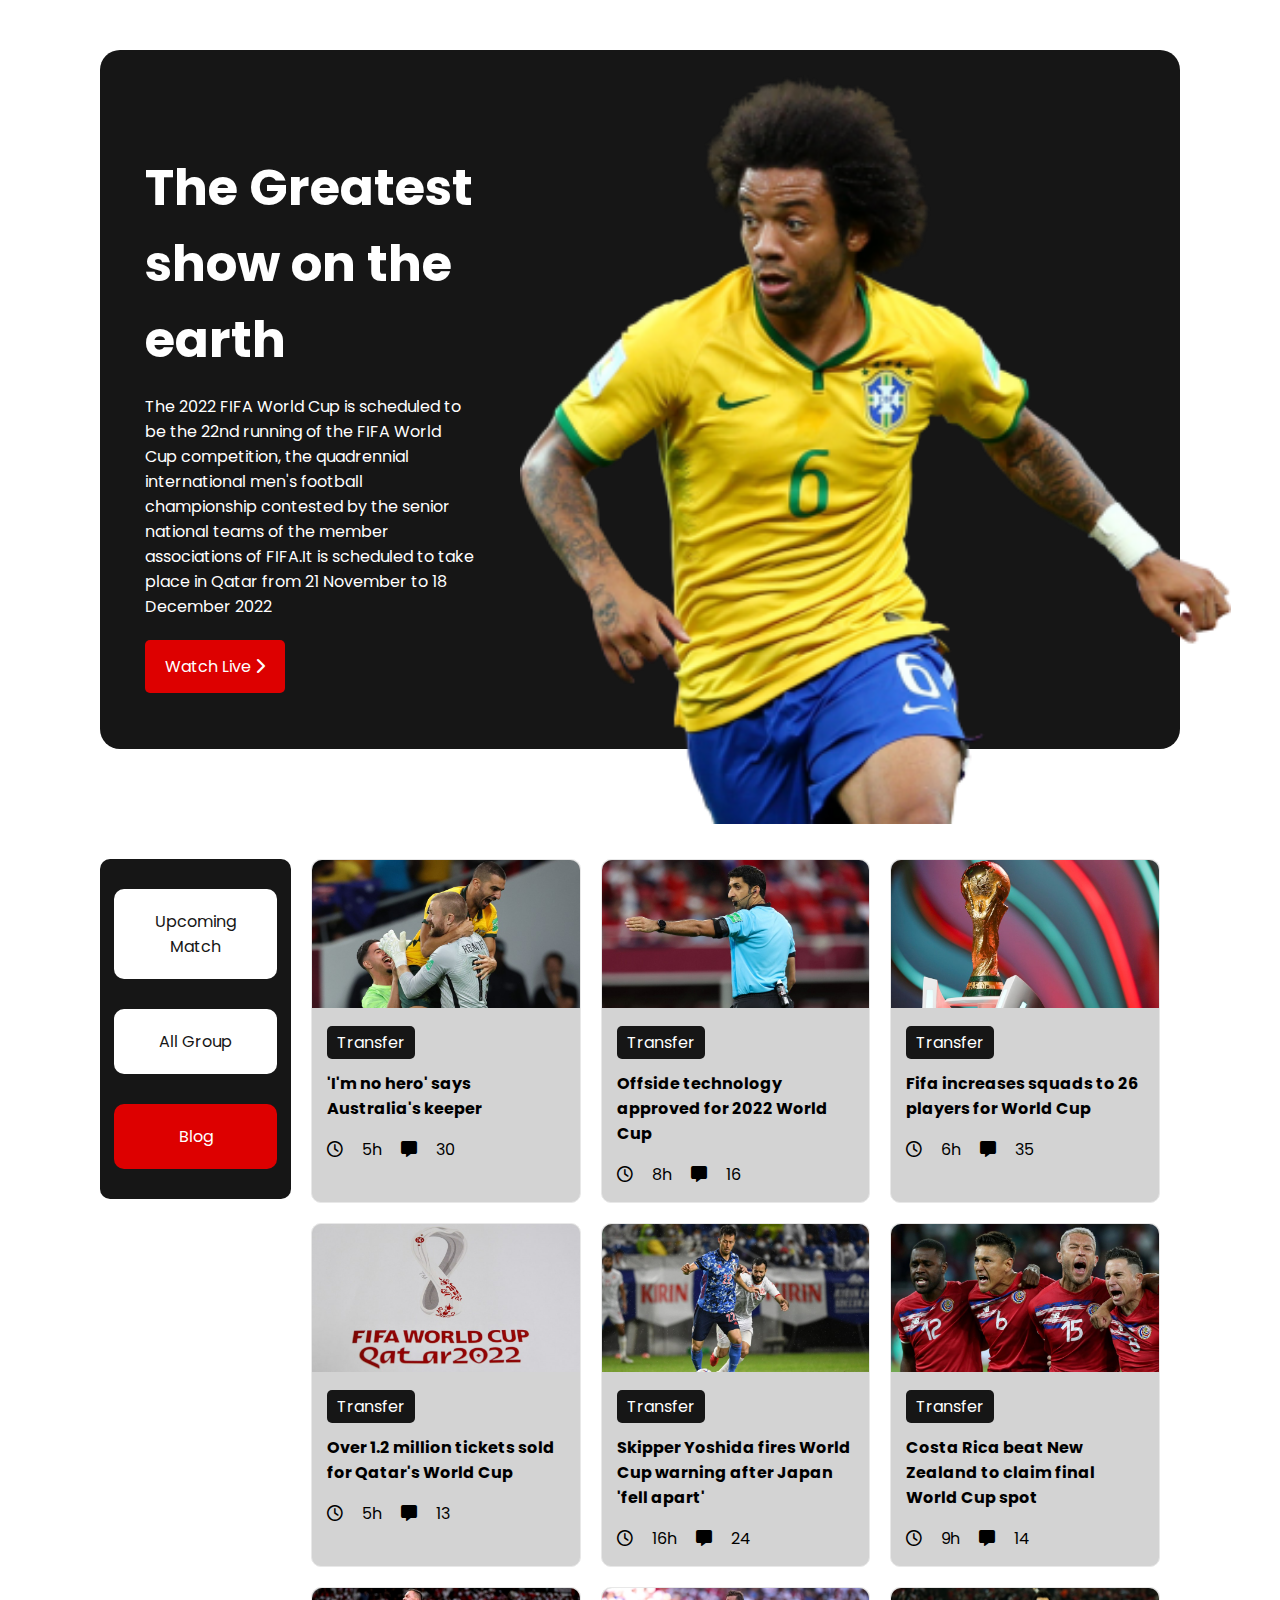
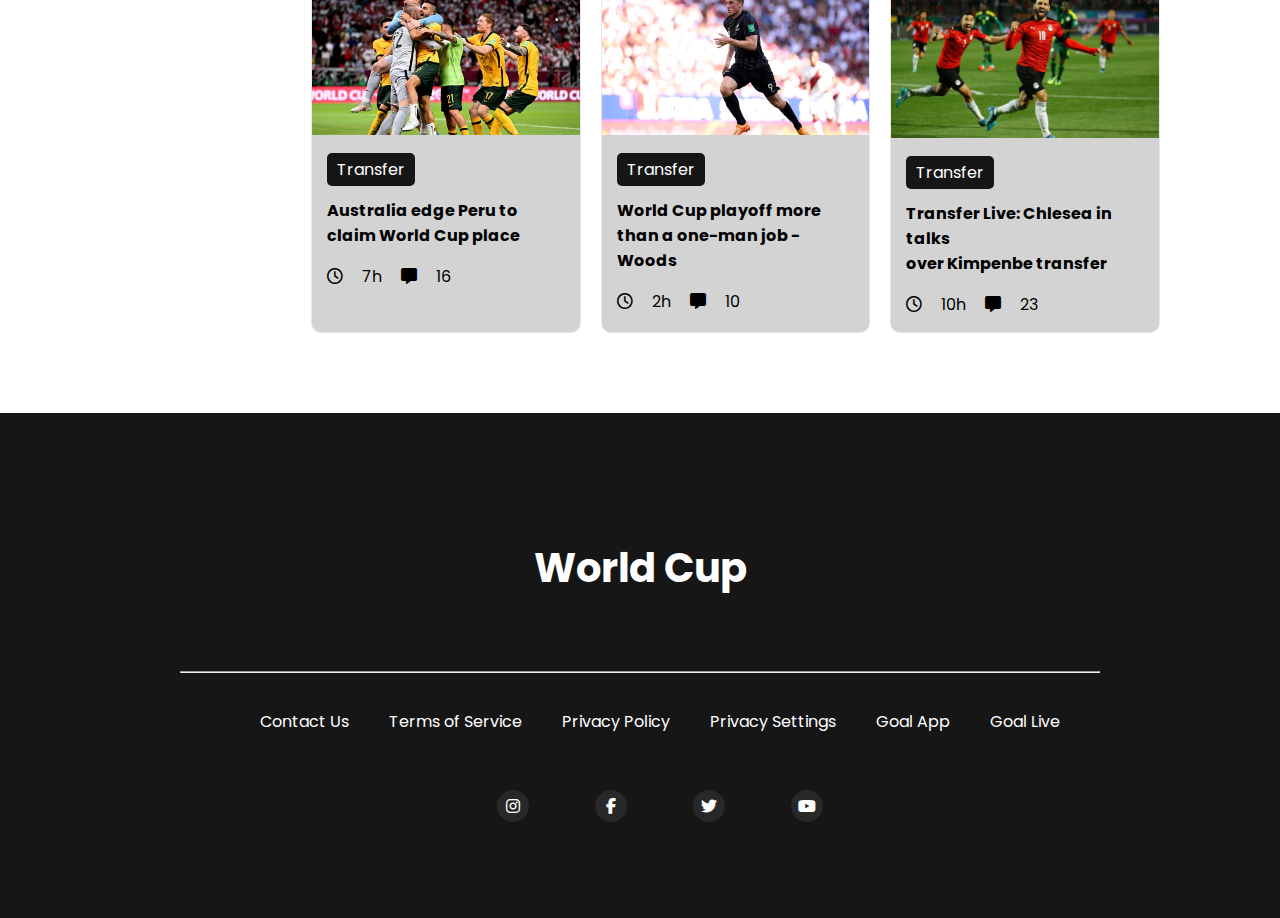
<file: index.html>
<!DOCTYPE html>
<html>
	<head>
		<meta charset="utf-8">
		<meta name="viewport" content="width=device-width, initial-scale=1">
		<title>World Cup</title>
		<link rel="shortcut icon" href="images/worldcup.png">
		<link rel="stylesheet" href="https://cdnjs.cloudflare.com/ajax/libs/font-awesome/6.1.1/css/all.min.css">
		<link rel="stylesheet" href="css/style.css">
	</head>
	<body>
		<main>
			<section class="section1">
				<div class="container">
					<div class="show">
						<div class="show-element">
							<div class="show-heading">
								<h1>The Greatest<br>show on the<br>earth</h1>
							</div>
							<div class="show-details">
								<p id="showp">The 2022 FIFA World Cup is scheduled to be the 22nd running of the FIFA World Cup competition, the quadrennial international men's football championship contested by the senior national teams of the member associations of FIFA.It is scheduled to take place in Qatar from 21 November to 18 December 2022</p>

							</div>
							<div class="watch">
								<a href="">Watch Live <i class="fa-solid fa-chevron-right"></i></a>
							</div>
							
						</div>
						<div class="show-img">
							<img src="images/BannerImage.png">
						</div>
					</div>
				</div>
			</section>
			<section class="section2">
				<div class="container">
					<div class="blog">
						<div class="sidebar" id="sidebar">
							<div class="sidebar-btn">
								
								<a href="upcoming-match.html">Upcoming Match</a>
								<a href="allgroup.html">All Group</a>
								
								
								<a class="current" href="">Blog</a>
								
								
								
							</div>
						</div>
						<div class="sidebar" id="sidebar1">
							<div class="sidebar-btn">
								
								<a href="upcoming-match.html">Upcoming Match</a>
								<a href="allgroup.html">All Group</a>
								
								
								<a class="current" href="">Blog</a>
								
								
								
							</div>
						</div>
						<div class="blog-details">
							<div class="blog-elements">
								<div class="blog-elements-img">
									<img src="images/blog6.jpg">
								</div>
								<div class="blog-elements-details">
									<a href="">Transfer</a>
									<p>'I'm no hero' says Australia's keeper</p>
									<div class="blog-accessories">
										<i class="fa-regular fa-clock"></i>
										<span>5h</span>
										<i class="fa-solid fa-message"></i>
										<span>30</span>
									</div>
								</div>
							</div>
							<div class="blog-elements">
								<div class="blog-elements-img">
									<img src="images/blog1.jpg">
								</div>
								<div class="blog-elements-details">
									<a href="">Transfer</a>
									<p>Offside technology approved for 2022 World Cup</p>
									<div class="blog-accessories">
										<i class="fa-regular fa-clock"></i>
										<span>8h</span>
										<i class="fa-solid fa-message"></i>
										<span>16</span>
									</div>
								</div>
							</div>
							<div class="blog-elements">
								<div class="blog-elements-img">
									<img src="images/blog2.jpg">
								</div>
								<div class="blog-elements-details">
									<a href="">Transfer</a>
									<p>Fifa increases squads to 26 players for World Cup</p>
									<div class="blog-accessories">
										<i class="fa-regular fa-clock"></i>
										<span>6h</span>
										<i class="fa-solid fa-message"></i>
										<span>35</span>
									</div>
								</div>
							</div>
							<div class="blog-elements">
								<div class="blog-elements-img">
									<img src="images/blog3.jpg">
								</div>
								<div class="blog-elements-details">
									<a href="">Transfer</a>
									<p>Over 1.2 million tickets sold for Qatar's World Cup</p>
									<div class="blog-accessories">
										<i class="fa-regular fa-clock"></i>
										<span>5h</span>
										<i class="fa-solid fa-message"></i>
										<span>13</span>
									</div>
								</div>
							</div>
							<div class="blog-elements">
								<div class="blog-elements-img">
									<img src="images/blog4.jpg">
								</div>
								<div class="blog-elements-details">
									<a href="">Transfer</a>
									<p>Skipper Yoshida fires World Cup warning after Japan 'fell apart'</p>
									<div class="blog-accessories">
										<i class="fa-regular fa-clock"></i>
										<span>16h</span>
										<i class="fa-solid fa-message"></i>
										<span>24</span>
									</div>
								</div>
							</div>
							<div class="blog-elements">
								<div class="blog-elements-img">
									<img src="images/blog5.jpg">
								</div>
								<div class="blog-elements-details">
									<a href="">Transfer</a>
									<p>Costa Rica beat New Zealand to claim final World Cup spot</p>
									<div class="blog-accessories">
										<i class="fa-regular fa-clock"></i>
										<span>9h</span>
										<i class="fa-solid fa-message"></i>
										<span>14</span>
									</div>
								</div>
							</div>
							<div class="blog-elements">
								<div class="blog-elements-img">
									<img src="images/blog7.jpg">
								</div>
								<div class="blog-elements-details">
									<a href="">Transfer</a>
									<p>Australia edge Peru to claim World Cup place</p>
									<div class="blog-accessories">
										<i class="fa-regular fa-clock"></i>
										<span>7h</span>
										<i class="fa-solid fa-message"></i>
										<span>16</span>
									</div>
								</div>
							</div>
							<div class="blog-elements">
								<div class="blog-elements-img">
									<img src="images/blog8.jpg">
								</div>
								<div class="blog-elements-details">
									<a href="">Transfer</a>
									<p>World Cup playoff more than a one-man job - Woods</p>
									<div class="blog-accessories">
										<i class="fa-regular fa-clock"></i>
										<span>2h</span>
										<i class="fa-solid fa-message"></i>
										<span>10</span>
									</div>
								</div>
							</div>
							<div class="blog-elements">
								<div class="blog-elements-img">
									<img src="images/BlogImage.png">
								</div>
								<div class="blog-elements-details">
									<a href="">Transfer</a>
									<p>Transfer Live: Chlesea in talks <br>
									over Kimpenbe transfer</p>
									<div class="blog-accessories">
										<i class="fa-regular fa-clock"></i>
										<span>10h</span>
										<i class="fa-solid fa-message"></i>
										<span>23</span>
									</div>
								</div>
							</div>
							
						</div>
					</div>

					<div class="view">
						<a href="">View All</a>
					</div>
				</div>
			</section>
			<footer>
				<div class="container">
					<div class="footer-heading">
						<h3>World Cup</h3>
					</div>
					<hr>
					<div class="footer-elements">
						<ul id="footer-ul">
							<li><a href="">Contact Us</a></li>
							<li><a href="">Terms of Service</a></li>
							<li><a href="">Privacy Policy</a></li>
							<li><a href="">Privacy Settings</a></li>
							<li><a href="">Goal App</a></li>
							<li><a href="">Goal Live</a></li>
						</ul>
						<ul id="footer-ul1">
							<li><a href="">Contact Us</a></li>
							<li><a href="">Terms of Service</a></li>
							<li><a href="">Privacy Policy</a></li>
							<li><a href="">Privacy Settings</a></li>
						</ul>
						<ul id="footer-ul2">
							<li><a href="">Goal App</a></li>
							<li><a href="">Goal Live</a></li>
						</ul>
						<div class="social">
							<ul>
								<li>
									<a href="https://www.instagram.com/">
										<i class="fab fa-instagram"></i>
									</a>
								</li>
								<li>
									<a href="https://www.facebook.com/">
										<i class="fa-brands fa-facebook-f"></i>
									</a>
								</li>
								<li>
									<a href="https://twitter.com/">
										<i class="fab fa-twitter"></i>
									</a>
								</li>
								<li>
									<a href="https://www.youtube.com/">
										<i class="fab fa-youtube"></i>
									</a>
								</li>
							</ul>
						</div>
					</div>
				</div>
			</footer>
		</main>
	</body>
</html>
</file>
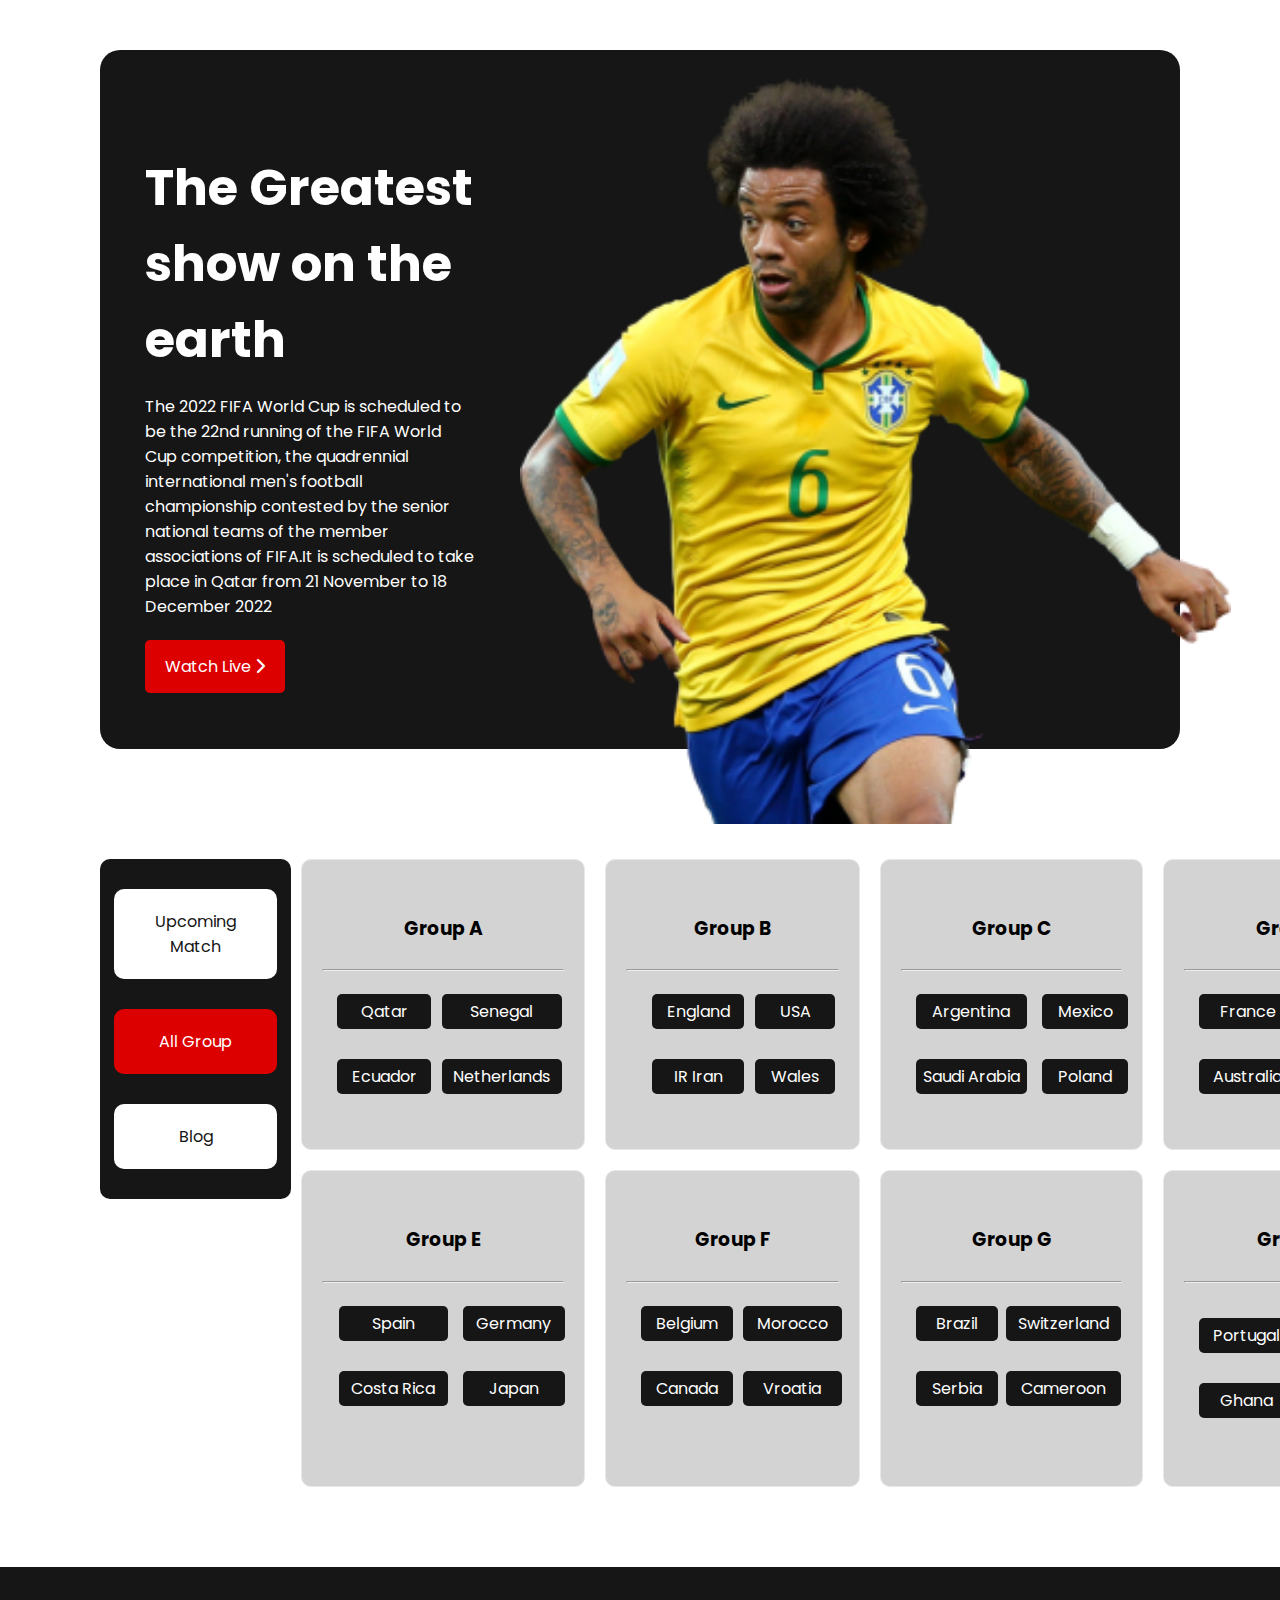
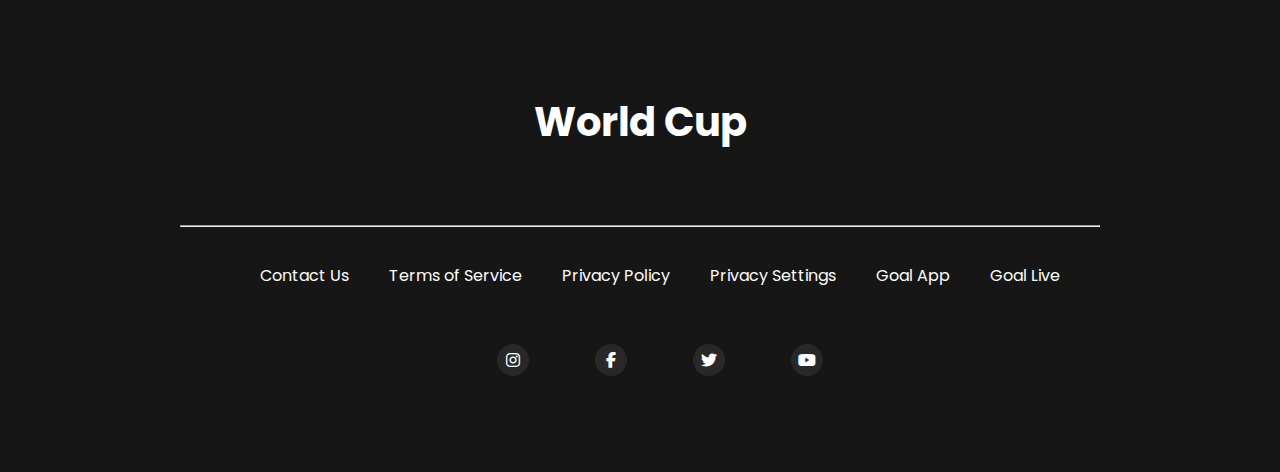
<file: allgroup.html>
<!DOCTYPE html>
<html>
	<head>
		<meta charset="utf-8">
		<meta name="viewport" content="width=device-width, initial-scale=1">
		<title>World Cup</title>
		<link rel="shortcut icon" href="images/worldcup.png">
		<link rel="stylesheet" href="https://cdnjs.cloudflare.com/ajax/libs/font-awesome/6.1.1/css/all.min.css">
		<link rel="stylesheet" href="css/style.css">
	</head>
	<body>
		<main>
			<section class="section1">
				<div class="container">
					<div class="show">
						<div class="show-element">
							<div class="show-heading">
								<h1>The Greatest<br>show on the<br>earth</h1>
							</div>
							<div class="show-details">
								<p id="showp">The 2022 FIFA World Cup is scheduled to be the 22nd running of the FIFA World Cup competition, the quadrennial international men's football championship contested by the senior national teams of the member associations of FIFA.It is scheduled to take place in Qatar from 21 November to 18 December 2022</p>

							</div>
							<div class="watch">
								<a href="">Watch Live <i class="fa-solid fa-chevron-right"></i></a>
							</div>
							
						</div>
						<div class="show-img">
							<img src="images/BannerImage.png">
						</div>
					</div>
				</div>
			</section>
			<section class="section2">
				<div class="container">
					<div class="blog">
						<div class="sidebar" id="sidebar">
							<div class="sidebar-btn">
								
								<a href="upcoming-match.html">Upcoming Match</a>
								<a class="current" href="allgroup.html">All Group</a>
								
								
								<a  href="index.html">Blog</a>
								
								
								
							</div>
						</div>
						<div class="sidebar" id="sidebar1">
							<div class="sidebar-btn">
								
								<a href="upcoming-match.html">Upcoming Match</a>
								<a class="current" href="allgroup.html">All Group</a>
								
								
								<a href="index.html">Blog</a>
								
								
								
							</div>
						</div>
						<div class="group-details">
							<div class="group-elements">
								<div class="group-title">
									<h3>Group A</h3>
								</div>
								<hr>
								<div class="group-names">
									<div class="group-names1">
										<a href="">Qatar</a>
									<a href="">Ecuador</a>
									</div>
									<div class="group-names1">
										<a href="">Senegal</a>
									<a href="">Netherlands</a>
									</div>
									
									
								</div>
							</div>
							<div class="group-elements">
								<div class="group-title">
									<h3>Group B</h3>
								</div>
								<hr>
								<div class="group-names">
									<div class="group-names1">
										<a href="">England</a>
									<a href="">IR Iran</a>
									</div>
									<div class="group-names1">
										<a href="">USA</a>
									<a href="">Wales</a>
									</div>
									
									
								</div>
							</div>
							<div class="group-elements">
								<div class="group-title">
									<h3>Group C</h3>
								</div>
								<hr>
								<div class="group-names">
									<div class="group-names1">
										<a href="">Argentina</a>
									<a href="">Saudi Arabia</a>
									</div>
									<div class="group-names1">
										<a href="">Mexico</a>
									<a href="">Poland</a>
									</div>
									
									
								</div>
							</div>

							<div class="group-elements">
								<div class="group-title">
									<h3>Group D</h3>
								</div>
								<hr>
								<div class="group-names">
									<div class="group-names1">
										<a href="">France</a>
									<a href="">Australia</a>
									</div>
									<div class="group-names1">
										<a href="">Denmark</a>
									<a href="">Tunisia</a>
									</div>
									
									
								</div>
							</div>
							<div class="group-elements">
								<div class="group-title">
									<h3>Group E</h3>
								</div>
								<hr>
								<div class="group-names">
									<div class="group-names1">
										<a href="">Spain</a>
									<a href="">Costa Rica</a>
									</div>
									<div class="group-names1">
										<a href="">Germany</a>
									<a href="">Japan</a>
									</div>
									
									
								</div>
							</div>

							<div class="group-elements">
								<div class="group-title">
									<h3>Group F</h3>
								</div>
								<hr>
								<div class="group-names">
									<div class="group-names1">
										<a href="">Belgium</a>
									<a href="">Canada</a>
									</div>
									<div class="group-names1">
										<a href="">Morocco</a>
									<a href="">Vroatia</a>
									</div>
									
									
								</div>
							</div>
							<div class="group-elements">
								<div class="group-title">
									<h3>Group G</h3>
								</div>
								<hr>
								<div class="group-names">
									<div class="group-names1">
										<a href="">Brazil</a>
									<a href="">Serbia</a>
									</div>
									<div class="group-names1">
										<a href="">Switzerland</a>
									<a href="">Cameroon</a>
									</div>
									
									
								</div>
							</div>
							<div class="group-elements">
								<div class="group-title">
									<h3>Group H</h3>
								</div>
								<hr>
								<div class="group-names">
									<div class="group-names1">
										<a href="">Portugal</a>
									<a href="">Ghana</a>
									</div>
									<div class="group-names1">
										<a href="">Uruguay</a>
									<a href="">korea Republic</a>
									</div>
									
									
								</div>
							</div>
							
							
							
							
						</div>
					</div>

					<div class="view">
						<a href="">View All</a>
					</div>
				</div>
			</section>
			<footer>
				<div class="container">
					<div class="footer-heading">
						<h3>World Cup</h3>
					</div>
					<hr>
					<div class="footer-elements">
						<ul id="footer-ul">
							<li><a href="">Contact Us</a></li>
							<li><a href="">Terms of Service</a></li>
							<li><a href="">Privacy Policy</a></li>
							<li><a href="">Privacy Settings</a></li>
							<li><a href="">Goal App</a></li>
							<li><a href="">Goal Live</a></li>
						</ul>
						<ul id="footer-ul1">
							<li><a href="">Contact Us</a></li>
							<li><a href="">Terms of Service</a></li>
							<li><a href="">Privacy Policy</a></li>
							<li><a href="">Privacy Settings</a></li>
						</ul>
						<ul id="footer-ul2">
							<li><a href="">Goal App</a></li>
							<li><a href="">Goal Live</a></li>
						</ul>
						<div class="social">
							<ul>
								<li>
									<a href="https://www.instagram.com/">
										<i class="fab fa-instagram"></i>
									</a>
								</li>
								<li>
									<a href="https://www.facebook.com/">
										<i class="fa-brands fa-facebook-f"></i>
									</a>
								</li>
								<li>
									<a href="https://twitter.com/">
										<i class="fab fa-twitter"></i>
									</a>
								</li>
								<li>
									<a href="https://www.youtube.com/">
										<i class="fab fa-youtube"></i>
									</a>
								</li>
							</ul>
						</div>
					</div>
				</div>
			</footer>
		</main>
	</body>
</html>
</file>
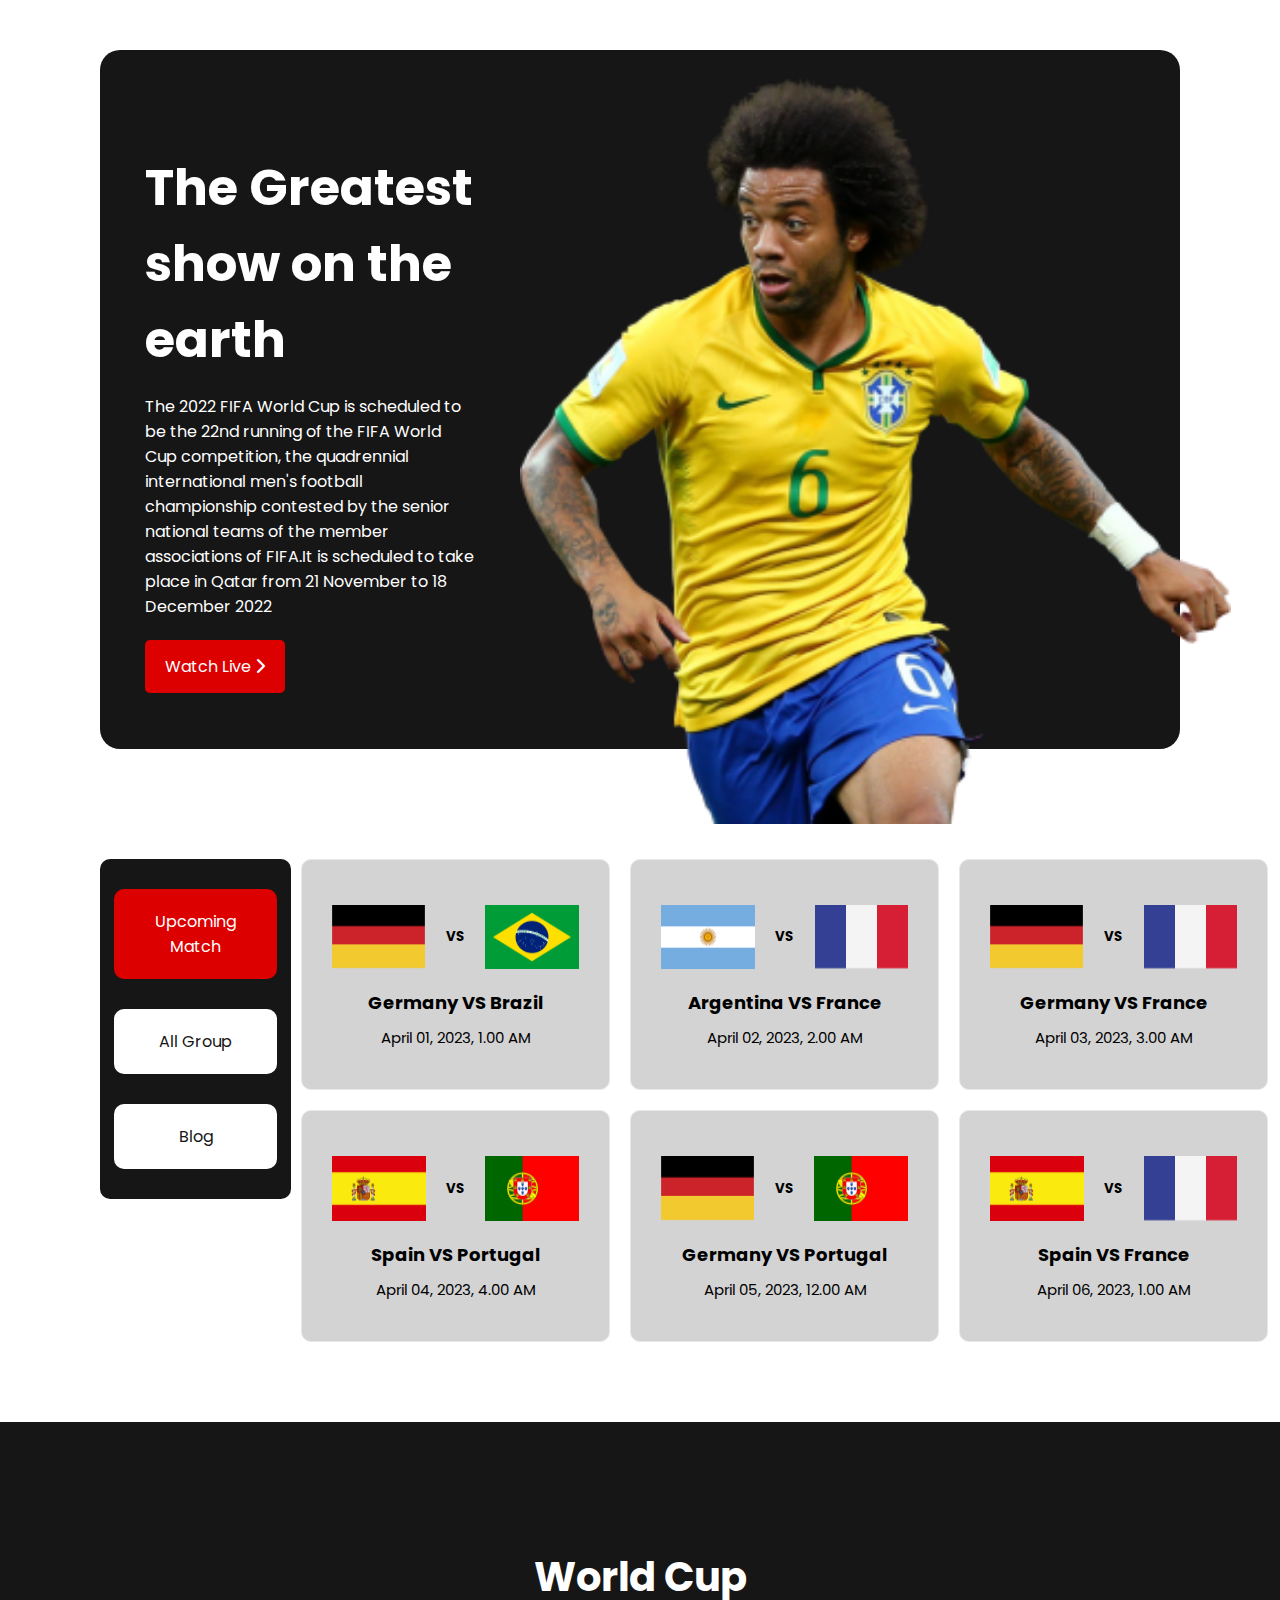
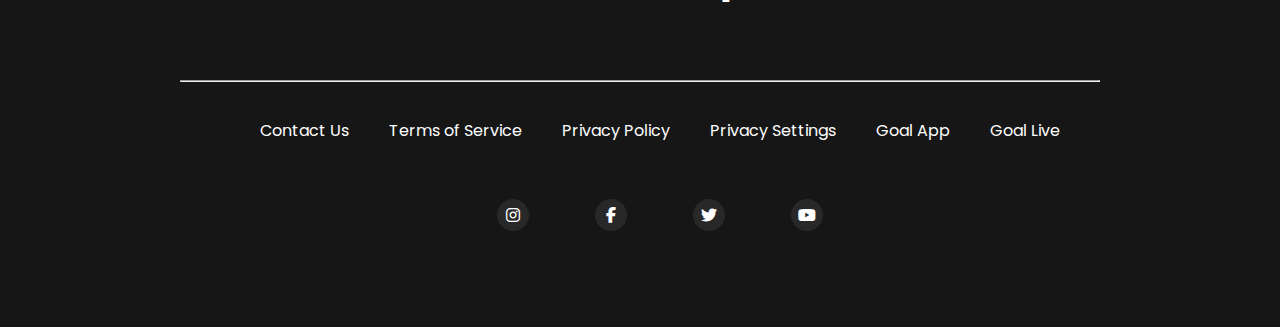
<file: upcoming-match.html>
<!DOCTYPE html>
<html>
<head>
	<meta charset="utf-8">
	<meta name="viewport" content="width=device-width, initial-scale=1">
	<title>Upcoming Match</title>
	<link rel="shortcut icon" href="images/worldcup.png">
	<link rel="stylesheet" href="https://cdnjs.cloudflare.com/ajax/libs/font-awesome/6.1.1/css/all.min.css">
		<link rel="stylesheet" href="css/style.css">
</head>
<body>
		<main>
			<section class="section1">
				<div class="container">
					<div class="show">
						<div class="show-element">
							<div class="show-heading">
								<h1>The Greatest<br>show on the<br>earth</h1>
							</div>
							<div class="show-details">
								<p id="showp">The 2022 FIFA World Cup is scheduled to be the 22nd running of the FIFA World Cup competition, the quadrennial international men's football championship contested by the senior national teams of the member associations of FIFA.It is scheduled to take place in Qatar from 21 November to 18 December 2022</p>
							</div>
							<div class="watch">
								<a href="">Watch Live <i class="fa-solid fa-chevron-right"></i></a>
							</div>
							
						</div>
						<div class="show-img">
							<img src="images/BannerImage.png">
						</div>
					</div>
				</div>
			</section>
			<section class="section2">
				<div class="container">
					<div class="blog">
						<div class="sidebar" id="sidebar">
							<div class="sidebar-btn">
								
								<a class="current" href="upcoming-match.html">Upcoming Match</a>
								<a href="allgroup.html">All Group</a>
								
								
								<a  href="index.html">Blog</a>
								
								
								
							</div>
						</div>
						<div  class="sidebar" id="sidebar1">
							<div class="sidebar-btn">
								<a class="current" href="upcoming-match.html">Upcoming Match</a>
								<a href="allgroup.html">All Group</a>
								
								
								<a  href="index.html">Blog</a>
								
								
								
							</div>
						</div>
						<div class="match-schedule">
							<div class="match-elements">
								<div class="match-flag">
									<img src="images/germany Flag.png">
									<h5>VS</h5>
									<img src="images/Brazil.png">
								</div>

								<div class="match-name">
									<h4>Germany VS Brazil</h4>
								</div>
								<div class="match-time">
									<span>April 01, 2023, 1.00 AM</span>
								</div>
							</div>
							<div class="match-elements">
								<div class="match-flag">
									<img src="images/Argentina.png">
									<h5>VS</h5>
									<img src="images/Flag.png">
								</div>

								<div class="match-name">
									<h4>Argentina VS France</h4>
								</div>
								<div class="match-time">
									<span>April 02, 2023, 2.00 AM</span>
								</div>
							</div>
							<div class="match-elements">
								<div class="match-flag">
									<img src="images/germany Flag.png">
									<h5>VS</h5>
									<img src="images/Flag.png">
								</div>

								<div class="match-name">
									<h4>Germany VS France</h4>
								</div>
								<div class="match-time">
									<span>April 03, 2023, 3.00 AM</span>
								</div>
							</div>
							<div class="match-elements">
								<div class="match-flag">
									<img src="images/Spain.png">
									<h5>VS</h5>
									<img src="images/Portugal.png">
								</div>

								<div class="match-name">
									<h4>Spain VS Portugal</h4>
								</div>
								<div class="match-time">
									<span>April 04, 2023, 4.00 AM</span>
								</div>
							</div>
							<div class="match-elements">
								<div class="match-flag">
									<img src="images/germany Flag.png">
									<h5>VS</h5>
									<img src="images/Portugal.png">
								</div>

								<div class="match-name">
									<h4>Germany VS Portugal</h4>
								</div>
								<div class="match-time">
									<span>April 05, 2023, 12.00 AM</span>
								</div>
							</div>
							<div class="match-elements">
								<div class="match-flag">
									<img src="images/Spain.png">
									<h5>VS</h5>
									<img src="images/Flag.png">
								</div>

								<div class="match-name">
									<h4>Spain VS France</h4>
								</div>
								<div class="match-time">
									<span>April 06, 2023, 1.00 AM</span>
								</div>
							</div>
						</div>
					</div>
				</div>
			</section>

			<footer>
				<div class="container">
					<div class="footer-heading">
							<h3>World Cup</h3>
					</div>

					<hr>

					<div class="footer-elements">
						<ul id="footer-ul">
							<li><a href="">Contact Us</a></li>
							<li><a href="">Terms of Service</a></li>
							<li><a href="">Privacy Policy</a></li>
							<li><a href="">Privacy Settings</a></li>
							<li><a href="">Goal App</a></li>
							<li><a href="">Goal Live</a></li>
						</ul>
						<ul id="footer-ul1">
							<li><a href="">Contact Us</a></li>
							<li><a href="">Terms of Service</a></li>
							<li><a href="">Privacy Policy</a></li>
							<li><a href="">Privacy Settings</a></li>
						</ul>
						<ul id="footer-ul2">
							<li><a href="">Goal App</a></li>
							<li><a href="">Goal Live</a></li>
						</ul>

						<div class="social">
							<ul>
								<li>
									<a href="https://www.instagram.com/">
										<i class="fab fa-instagram"></i>
									</a>
								</li>
								<li>
									<a href="https://www.facebook.com/">
										<i class="fa-brands fa-facebook-f"></i>
									</a>
								</li>
								<li>
									<a href="https://twitter.com/">
										<i class="fab fa-twitter"></i>
									</a>
								</li>
								<li>
									<a href="https://www.youtube.com/">
										<i class="fab fa-youtube"></i>
									</a>
								</li>
							</ul>
						</div>
					</div>
				</div>
			</footer>
		</main>
	</body>
</html>
</file>
<file: css/style.css>
@import url('https://fonts.googleapis.com/css2?family=Poppins:wght@500&display=swap');


body{
	font-family: 'Poppins', sans-serif;
	margin: 0;
}

/*Section1*/


.section1 .container{
	 padding: 50px 100px;
}
.show{
	display: grid;
	grid-template-columns: repeat(2, 1fr);
	background-color: #161616;
	border-radius: 20px;
}

.show-element{
	padding: 45px;
	margin-left: 40px;

}

.show-heading h1{
	color: #ffffff;
	font-weight: bold;
	font-size: 50px;
	margin: 30px 0px 0px 0px;
}

.show-details p{
	color: #ffffff;

}
.show-element{
	margin: 25px 0 100px 0;
}

.watch{
	margin-top: 35px;

}
.watch a{
	text-decoration: none;
	color: #ffffff;
	background-color: #DD0000;
	border-radius: 5px;
	padding: 15px 20px 15px 20px;
}

.watch:hover{
	transform: translateY(40px);
	transition: 0.5s;
}

.watch a:hover{
    /*transform: translateY(40px);*/
    background-color: #161616;
    color: #FFFFFF;
    border: 2px solid #ffffff;
    transition: 0.5s;
}


.show-img{
	margin-top: 25px;
}
.show-img img{
	height: 100%;
	margin-right: 20px;
}


/*Section2*/

.section2 .container{
	 padding: 60px 100px;
}

.blog{
	display: flex;


}

#sidebar1{
	display: none;
}

#sidebar{
	background-color: #161616;
	width: 50%;
	height: 40%;
	border-radius: 10px;

}

.sidebar-btn{
	display: flex;
	flex-direction: column;
	justify-content: center;
	align-items: center;
	padding: 15px;
}

.sidebar-btn a{
	text-decoration: none;
	background-color: #ffffff;
	border-radius: 10px;
	padding:20px 25px;
	width: 70%;
	text-align: center;
	margin: 15px;
	color: #161616;
}

.sidebar-btn a:hover{
	background-color: #161616;
	color: #ffffff;
	border: 2px solid #FFFFFF;
	transition: 0.5s;
}

.current{
	background-color: #DD0000 !important;
	color: #ffffff !important;
}

.blog-details{
	display: grid;
	grid-template-columns: repeat(3, 1fr);
	margin: 0 10px;
	
}

.blog-elements:hover {
    transform: translateY(-20px);
    transition: 0.5s;
}
.blog-elements{
	margin: 0 10px 20px 10px;
	border: 1px solid #E8E8E8;
	border-radius: 10px;
	background-color: lightgray;
}
.blog-elements img{
	width: 100%;
	border-top-left-radius: 10px;
	border-top-right-radius: 10px;
}

.blog-elements-details{
	margin: 15px 15px;

}
.blog-elements-details a{
	text-decoration: none;
	border-radius: 5px;
	color: #FFFFFF;
	background-color: #161616;
	padding: 5px 10px;

}

.blog-elements-details p{
	font-weight: bold;
}

.blog-accessories span{
	margin: 15px;

}

.view{
	display: none;
}



.match-schedule{
	display: grid;
	grid-template-columns: repeat(3, 1fr);
	width: 100%;
}
.match-elements{
	margin: 0 10px 20px 10px;
	border: 1px solid #E8E8E8;
	border-radius: 10px;
	padding: 35px 20px 40px 20px;
	background-color: lightgray;

}
.match-elements:hover{
    transform: translateY(-20px);
    transition: 0.5s;
}


.match-flag{
	display: flex;
	justify-content: center;
}

.match-flag img,.match-flag h5{
	padding: 10px;
}
.match-name{
		display: flex;
	justify-content: center;
	padding: 10px;
}
.match-name h4{
	font-size: 18px;
	margin: 0;

}

.match-time{
	display: flex;
	justify-content: center;

}

.match-time span{
	font-size: 15px;
}

.group-elements{
	margin: 0 10px 20px 10px;
	border: 1px solid #E8E8E8;
	border-radius: 10px;
	padding: 35px 20px 40px 20px;
	background-color: lightgray;

}
.group-elements:hover {
    transform: translateY(-20px);
    transition: 0.5s;
}


.group-title{
	display: flex;
	justify-content: center;
}
.group-details{
	display: grid;
	grid-template-columns: repeat(4, 1fr);
	width: 100%;
}
.group-names{
	display: flex;
	justify-content: center;
	align-items: center;
	flex-direction: row;
}

.group-names a{
	text-decoration: none;
	background-color: #161616;
	border-radius: 5px;
	width: 80%;
	padding:5px;
	text-align: center;
	margin: 15px;
	color: #ffffff;
}
.group-names a:hover{
	background-color: #ffffff;
	color: #000000;
	transition: 0.5s;
}
.group-names1{
	display: flex;
	flex-direction: column;
}





/*Footer*/

footer{
	background-color: #161616;
}

footer .container{
	 padding: 60px 180px;
}

.footer-heading{
	display: flex;
	justify-content: center;
	padding: 25px;
}

.footer-heading h3{
	color: #ffffff;
	font-weight: bold;
	font-size: 40px;
}

.footer-elements ul{
	display: flex;
	flex-direction: row;
	justify-content: center;
}

.footer-elements ul li{
	list-style: none;
	padding: 20px;

}

.footer-elements ul li a{
	text-decoration: none;
	color: #ffffff;
}

#footer-ul1,#footer-ul2{
	display: none;
}

.social i{
    background: rgba(218, 208, 208, 0.1);
    width: 32px;
    height: 32px;
    display: inline-flex;
    justify-content: center;
    align-items: center;
    margin: 0 8px;
    border-radius: 50%;
}

.social ul{
	display: flex;
	flex-direction: row;
	justify-content: center;
}

.social ul li{
	list-style: none;
}
.social ul li a{
	text-decoration: none;
	padding: 5px;
	color: white;

}







@media only screen and (max-width: 1024px) and (min-width: 768px) {

	.show-heading h1{
	font-size: 35x;
}

	.show-details p{
		 white-space: nowrap; 
  		width: 250px;
		overflow: hidden;
		text-overflow: ellipsis;
	}
	.show-img img{
	height: 100%;
	width: 100%;
	margin-right: 40px;
}

	.blog{
	display: flex;
	flex-direction: column;
	padding: 10px;
}
	.blog-details,.match-schedule,.group-details{
	display: grid;
	grid-template-columns: repeat(2, 1fr);
	margin: 0 10px;
}

	.blog-elements-img img{
		width: 100%;
	}
	.blog-elements:nth-child(7),.blog-elements:nth-child(8),.blog-elements:nth-child(9){
		display: none;
	}

	#sidebar{
		display: none;
	}
	#sidebar1{
		display: block;
	}
	#sidebar1 .sidebar-btn{
	display: flex;
	flex-direction: row;
	justify-content: center;
	align-items: center;
	/*padding: 15px;*/
}
	#sidebar1 .sidebar-btn a{
		border: 1px solid #E8E8E8;
		background-color: lightgray;
	}

	#sidebar1 .current{
	color: #FFFFFF !important;
    background-color: #161616 !important;
	}

	.view{
		display: block;
		margin: 40px;
		text-align: center;
	}
	.view a{
		text-decoration: none;
		background-color: #DD0000;
		color: #ffffff;
		border-radius: 10px;
		text-align: center;
		padding:20px 25px;
		width: 70%;


	}

	#footer-ul{
	display: none;
}

	#footer-ul1,#footer-ul2{
	display: block;
}

	.footer-elements ul li a{
		font-size: 10px;
	}

	.footer-elements #footer-ul1,.footer-elements #footer-ul2{
	display: flex;
	flex-direction: row;
	justify-content: center;
	}


}


@media only screen and (max-width: 600px) {
	.section1 .container{
	 padding: 50px 20px;
}
	.show{
		width: 100%;
		grid-template-columns: repeat(1, 1fr);
		text-align: center;
	}
	.show-element{
    margin-top: 25px;
    margin-bottom: 0;
}
	.show-heading h1{
	font-size: 25px;
	margin: 30px 0px 0px 0px;
}
	.show-details p{
		 white-space: nowrap; 
  		width: 250px;
		overflow: hidden;
		text-overflow: ellipsis;
	}

	/*#showp{
		display: none;
	}

	#showp1{
		display: block;
	}*/
	.show-img{
		display: flex;
		justify-content: center;
		align-items: center;
	}

	.show-img img{
	height: 100%;
	width: 80%;
	margin-right: 0;
}

	.section2 .container{
	 padding: 0 20px;
}

	.blog-details{
	grid-template-columns: repeat(1, 1fr);

}

	.blog{
	width: 100%;
	display: grid;
	grid-template-columns: repeat(1, 1fr);
	}

	#sidebar{
	width: 100%;
	height: 100%;
	background-color:#ffffff;

}
	.sidebar a{
		font-weight: bold;
	}
	.sidebar-btn a{
		border: 2px solid #E8E8E8;
	}
	.blog-elements:nth-child(7),.blog-elements:nth-child(8),.blog-elements:nth-child(9){
		display: none;
	}

	.match-schedule,.group-details{
	grid-template-columns: repeat(1, 1fr);
}

	footer .container {
    padding: 20px 20px;
}


	#footer-ul{
	display: flex;
	flex-direction: column;
	justify-content: center;
	align-items: center;
	padding: 0;
	}

	.social i{
		margin: 0;
	}

	.social ul li a{
		padding: 2px;
	}

}
</file>
